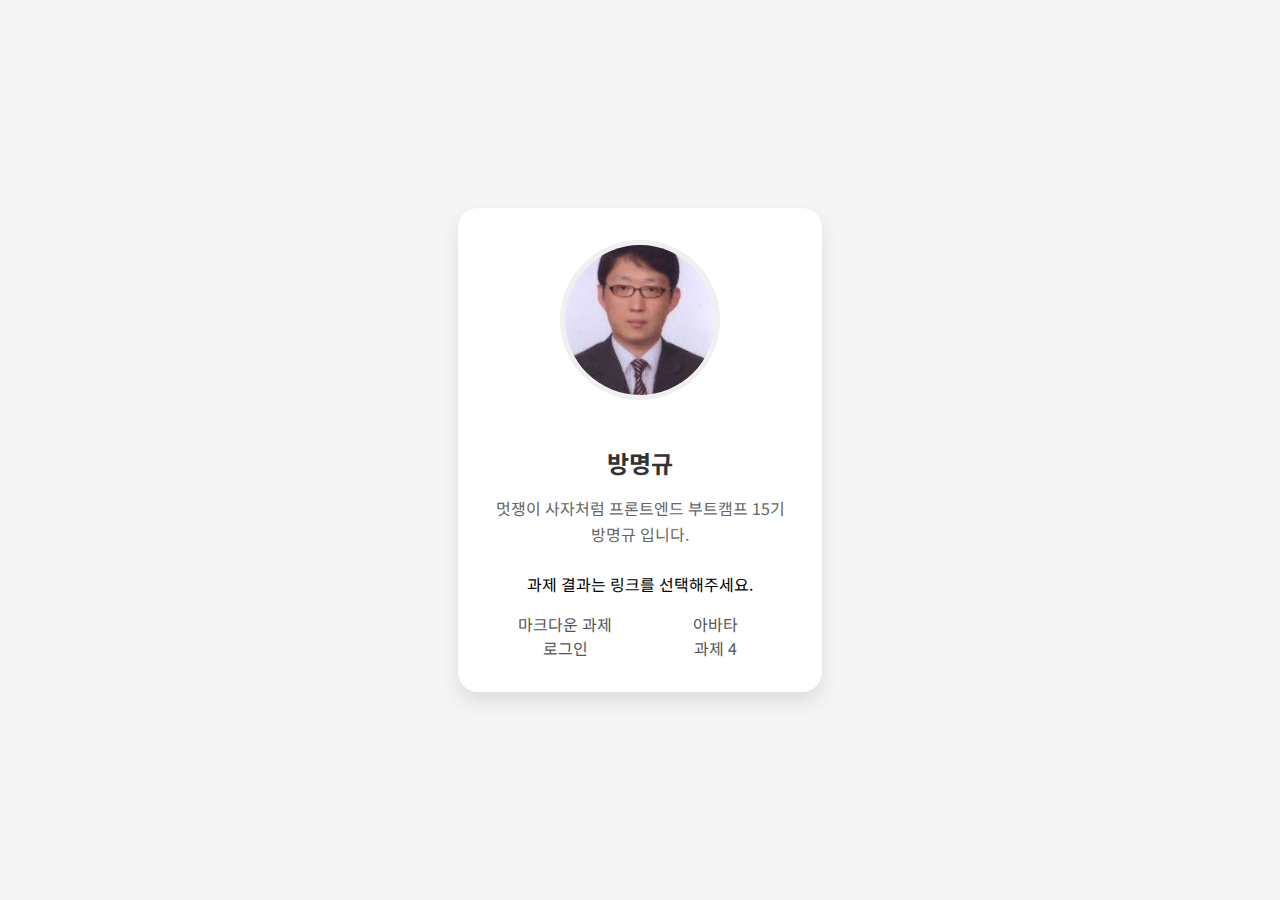
<file: index.html>
<!doctype html>
<html lang="ko">
  <head>
    <meta charset="UTF-8" />
    <meta name="viewport" content="width=device-width, initial-scale=1.0" />
    <title>HTML/CSS 과제</title>
    <style>
      body {
        margin: 0;
        padding: 0;
        font-family: 'Noto Sans KR', sans-serif;
        background-color: #f5f5f5;
        display: flex;
        justify-content: center;
        align-items: center;
        min-height: 100vh;
      }

      .profile-card {
        background: white;
        border-radius: 20px;
        box-shadow: 0 10px 20px rgba(0, 0, 0, 0.1);
        padding: 2rem;
        width: 300px;
        text-align: center;
      }

      .profile-image {
        width: 150px;
        height: 150px;
        border-radius: 50%;
        margin-bottom: 1.5rem;
        object-fit: cover;
        border: 5px solid #f0f0f0;
      }

      .name {
        font-size: 1.5rem;
        font-weight: bold;
        color: #333;
        margin-bottom: 0.5rem;
      }

      .bio {
        color: #666;
        line-height: 1.6;
        margin-bottom: 1.5rem;
      }

      .homework-links {
        display: flex;
        justify-content: center;
        flex-wrap: wrap;
        margin: 0;
        padding: 0;
        list-style: none;
      }

      .homework-links li {
        width: 50%;
      }

      .homework-links a {
        display: block;
        text-align: center;
        color: #555;
        text-decoration: none;
        transition: color 0.3s ease;
      }

      .homework-links a:hover {
        color: #007bff;
      }
    </style>
    <link href="https://fonts.googleapis.com/css2?family=Noto+Sans+KR:wght@400;700&display=swap" rel="stylesheet" />
    <link rel="stylesheet" href="https://cdnjs.cloudflare.com/ajax/libs/font-awesome/5.15.4/css/all.min.css" />
  </head>
  <body>
    <div class="profile-card">
      <!-- 상대 경로로 이미지 삽입하기 -->
      <img src="./src/assets/profiles/사진.jpg" alt="방명규" class="profile-image" />
      <h1 class="name">방명규</h1>
      <p class="bio">멋쟁이 사자처럼 프론트엔드 부트캠프 15기 방명규 입니다.</p>
      <p>과제 결과는 링크를 선택해주세요.</p>
      <ul class="homework-links">
        <li><a href="./src/md/markdown.md">마크다운 과제</a></li>
        <li><a href="./src/avatars/avatars.html">아바타</a></li>
        <li><a href="./src/login/login.html">로그인</a></li>
        <li><a href="">과제 4</a></li>
      </ul>
    </div>
  </body>
</html>
</file>
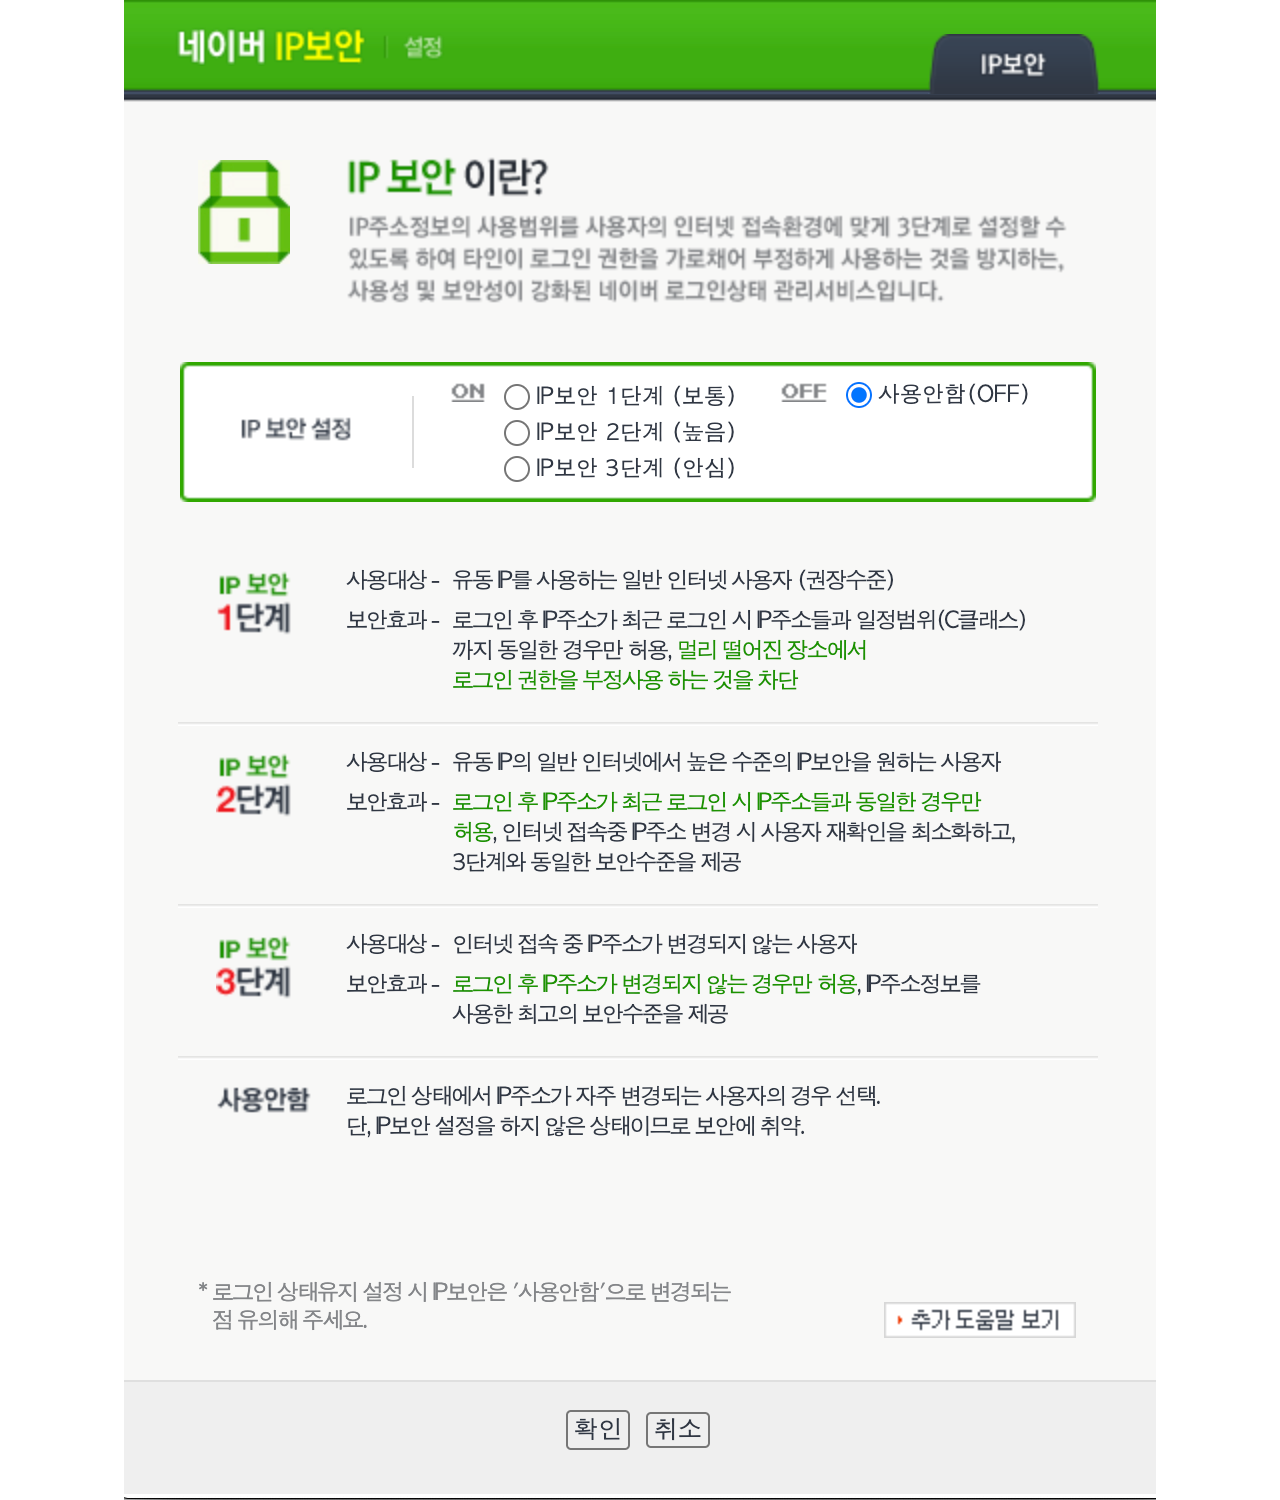
<file: src/login/pages/ip_security.html>
<!doctype html>
<html lang="ko">
  <head>
    <meta charset="UTF-8" />
    <meta name="viewport" content="width=device-width, initial-scale=1.0" />
    <title>네이버 IP 보안 로그인</title>
    <style>
      body {
        margin: 0;
      }

      div {
        display: flex;
        justify-content: center;
      }

      img {
        max-width: 100%;
        height: auto;
        margin: 0 auto;
      }
    </style>
  </head>

  <body>
    <div>
      <img src="./ip-security.png" alt="IP 보안 이란?..." />
    </div>
  </body>
</html>
</file>
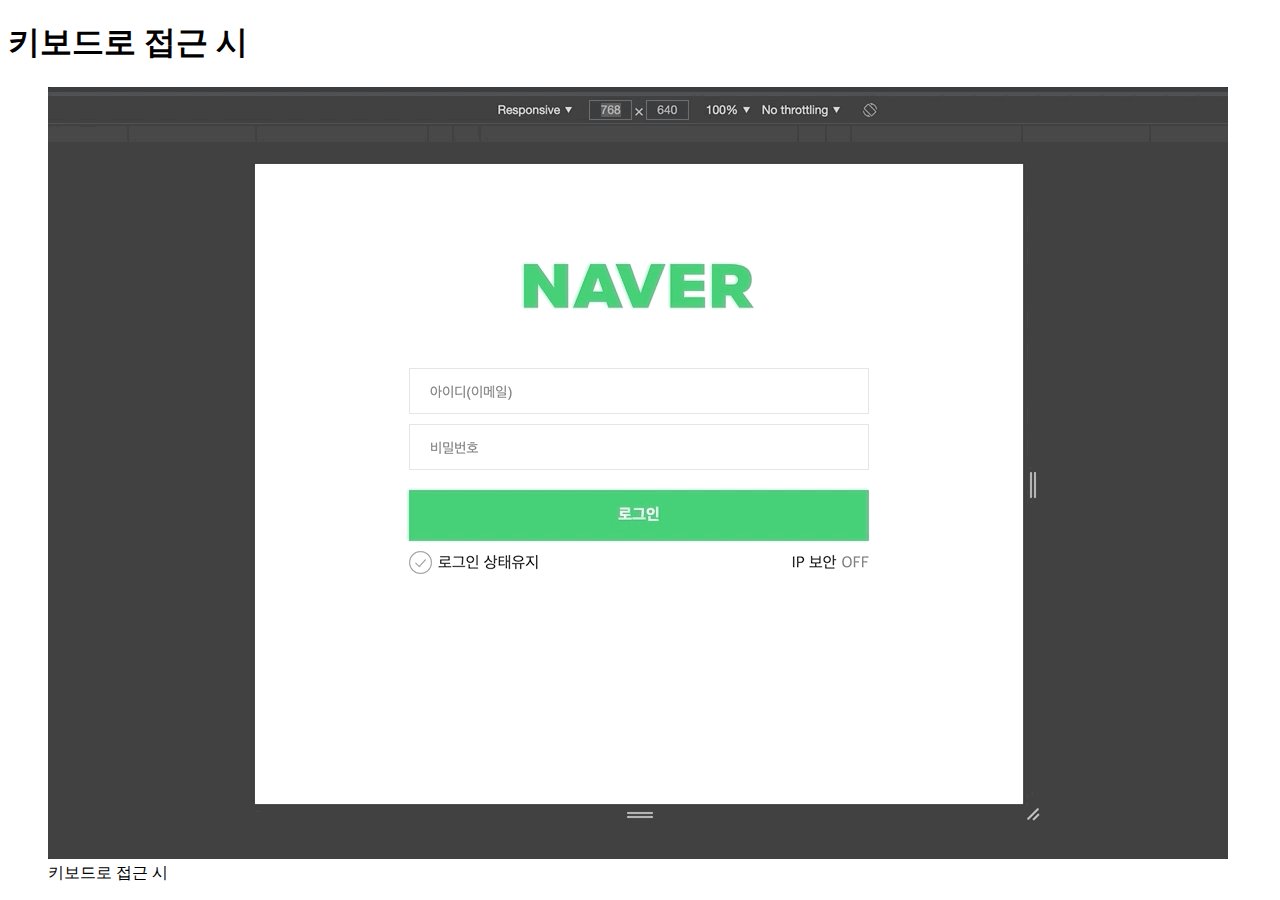
<file: src/login/preview/keyboard.html>
<!doctype html>
<html lang="ko">
  <head>
    <meta charset="UTF-8" />
    <meta name="viewport" content="width=device-width, initial-scale=1.0" />
    <title>키보드로 접근 시</title>
  </head>

  <body>
    <h1>키보드로 접근 시</h1>
    <figure>
      <img src="./images/keyboard.gif" alt="" />
      <figcaption>키보드로 접근 시</figcaption>
    </figure>
  </body>
</html>
</file>
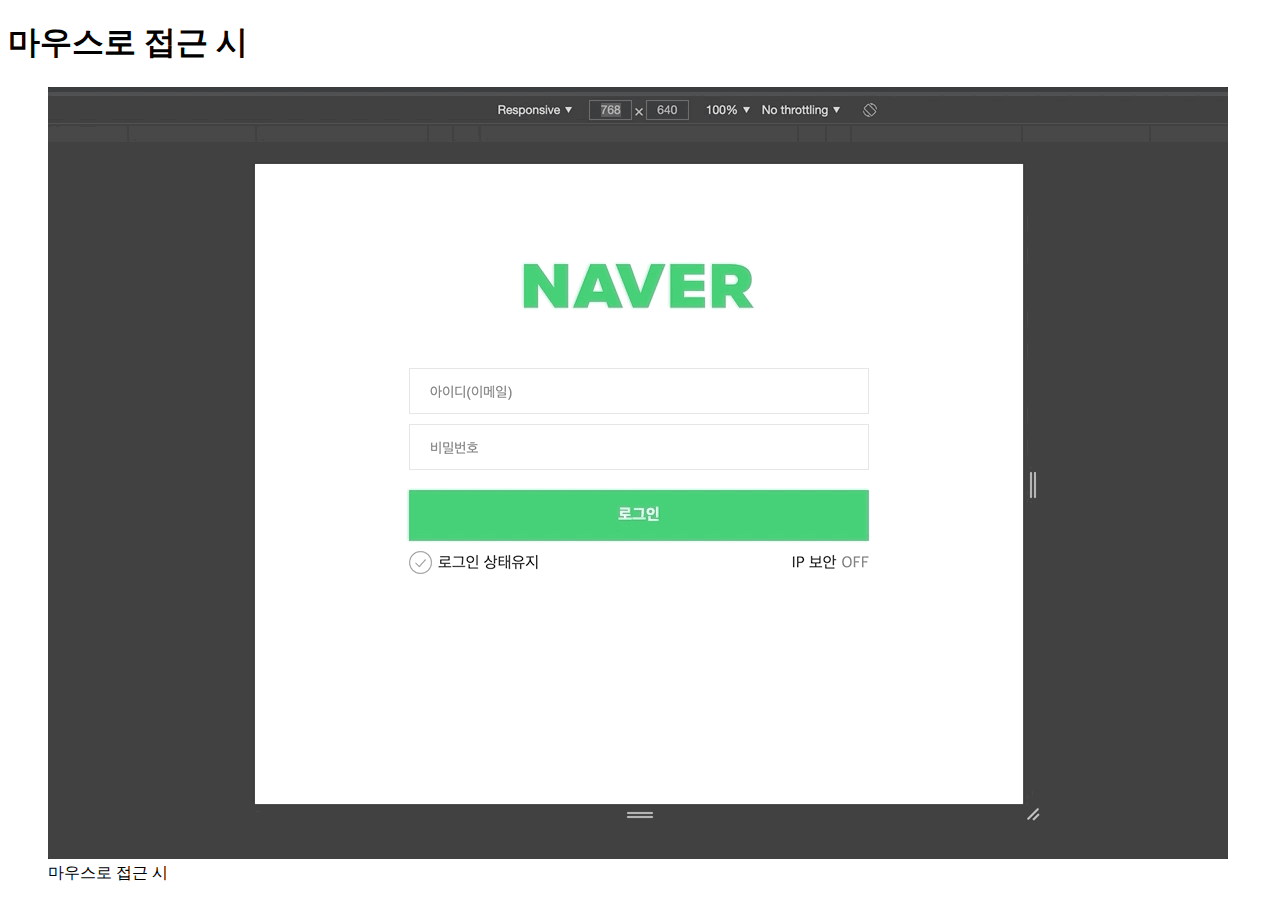
<file: src/login/preview/mouse.html>
<!doctype html>
<html lang="ko">
  <head>
    <meta charset="UTF-8" />
    <meta name="viewport" content="width=device-width, initial-scale=1.0" />
    <title>마우스로 접근 시</title>
  </head>

  <body>
    <h1>마우스로 접근 시</h1>
    <figure>
      <img src="./images/mouse.gif" alt="" />
      <figcaption>마우스로 접근 시</figcaption>
    </figure>
  </body>
</html>
</file>
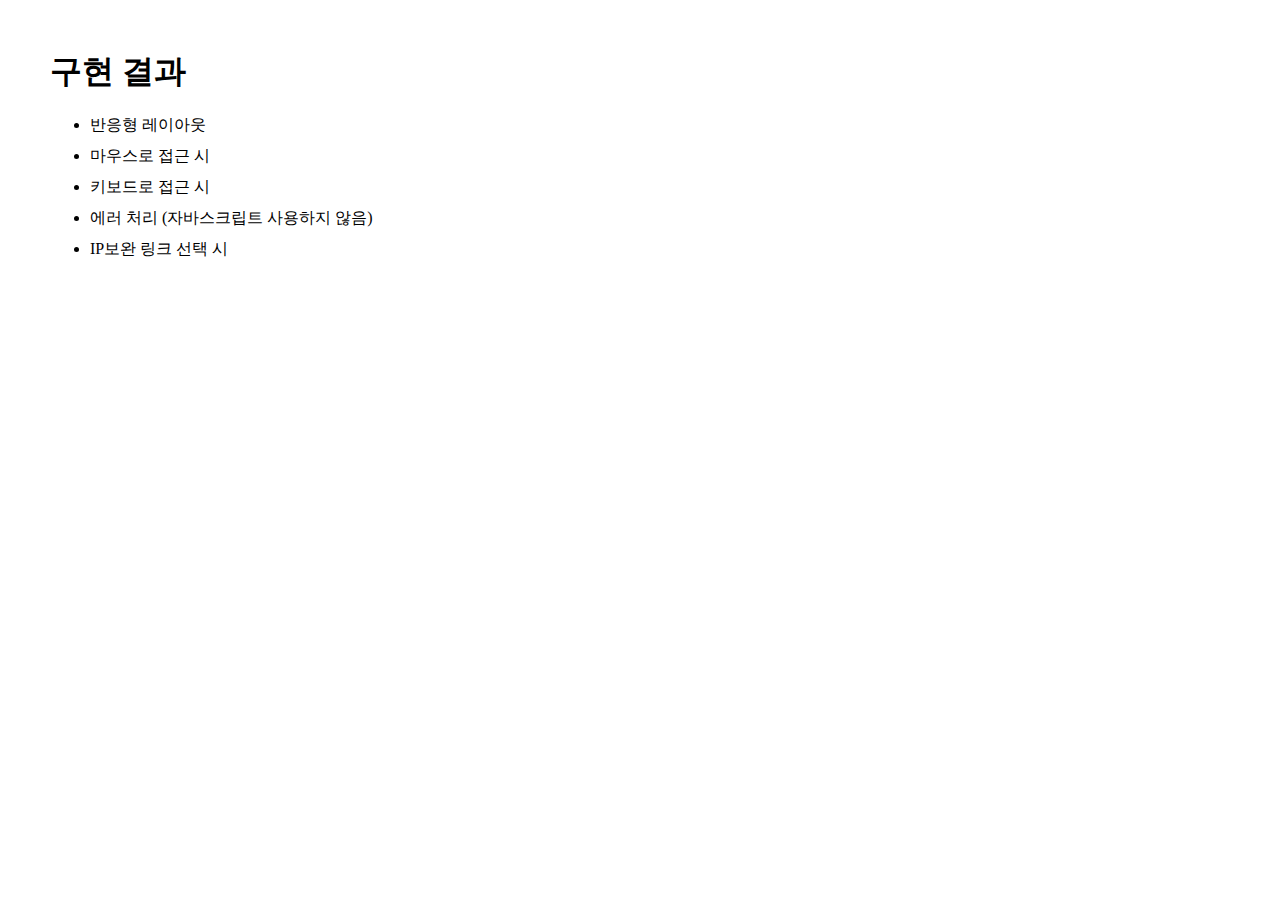
<file: src/login/preview/preview.html>
<!doctype html>
<html lang="ko">
  <head>
    <meta charset="UTF-8" />
    <meta name="viewport" content="width=device-width, initial-scale=1.0" />
    <title>네이버 IP 보안 로그인</title>
    <style>
      body{
        margin: 50px;
      }

      li{
        margin-block: 10px;
      }

      a{
        color: inherit;
        text-decoration: none;
      }
    </style>
  </head>

  <body>
    <h1>구현 결과</h1>
    <ul>
      <li><a href="./rwd.html">반응형 레이아웃</a></li>
      <li><a href="./mouse.html">마우스로 접근 시</a></li>
      <li><a href="./keyboard.html">키보드로 접근 시</a></li>
      <li><a href="./error.html">에러 처리 (자바스크립트 사용하지 않음)</a></li>
      <li><a href="./link.html">IP보완 링크 선택 시</a></li>
    </ul>
  </body>
</html>
</file>
